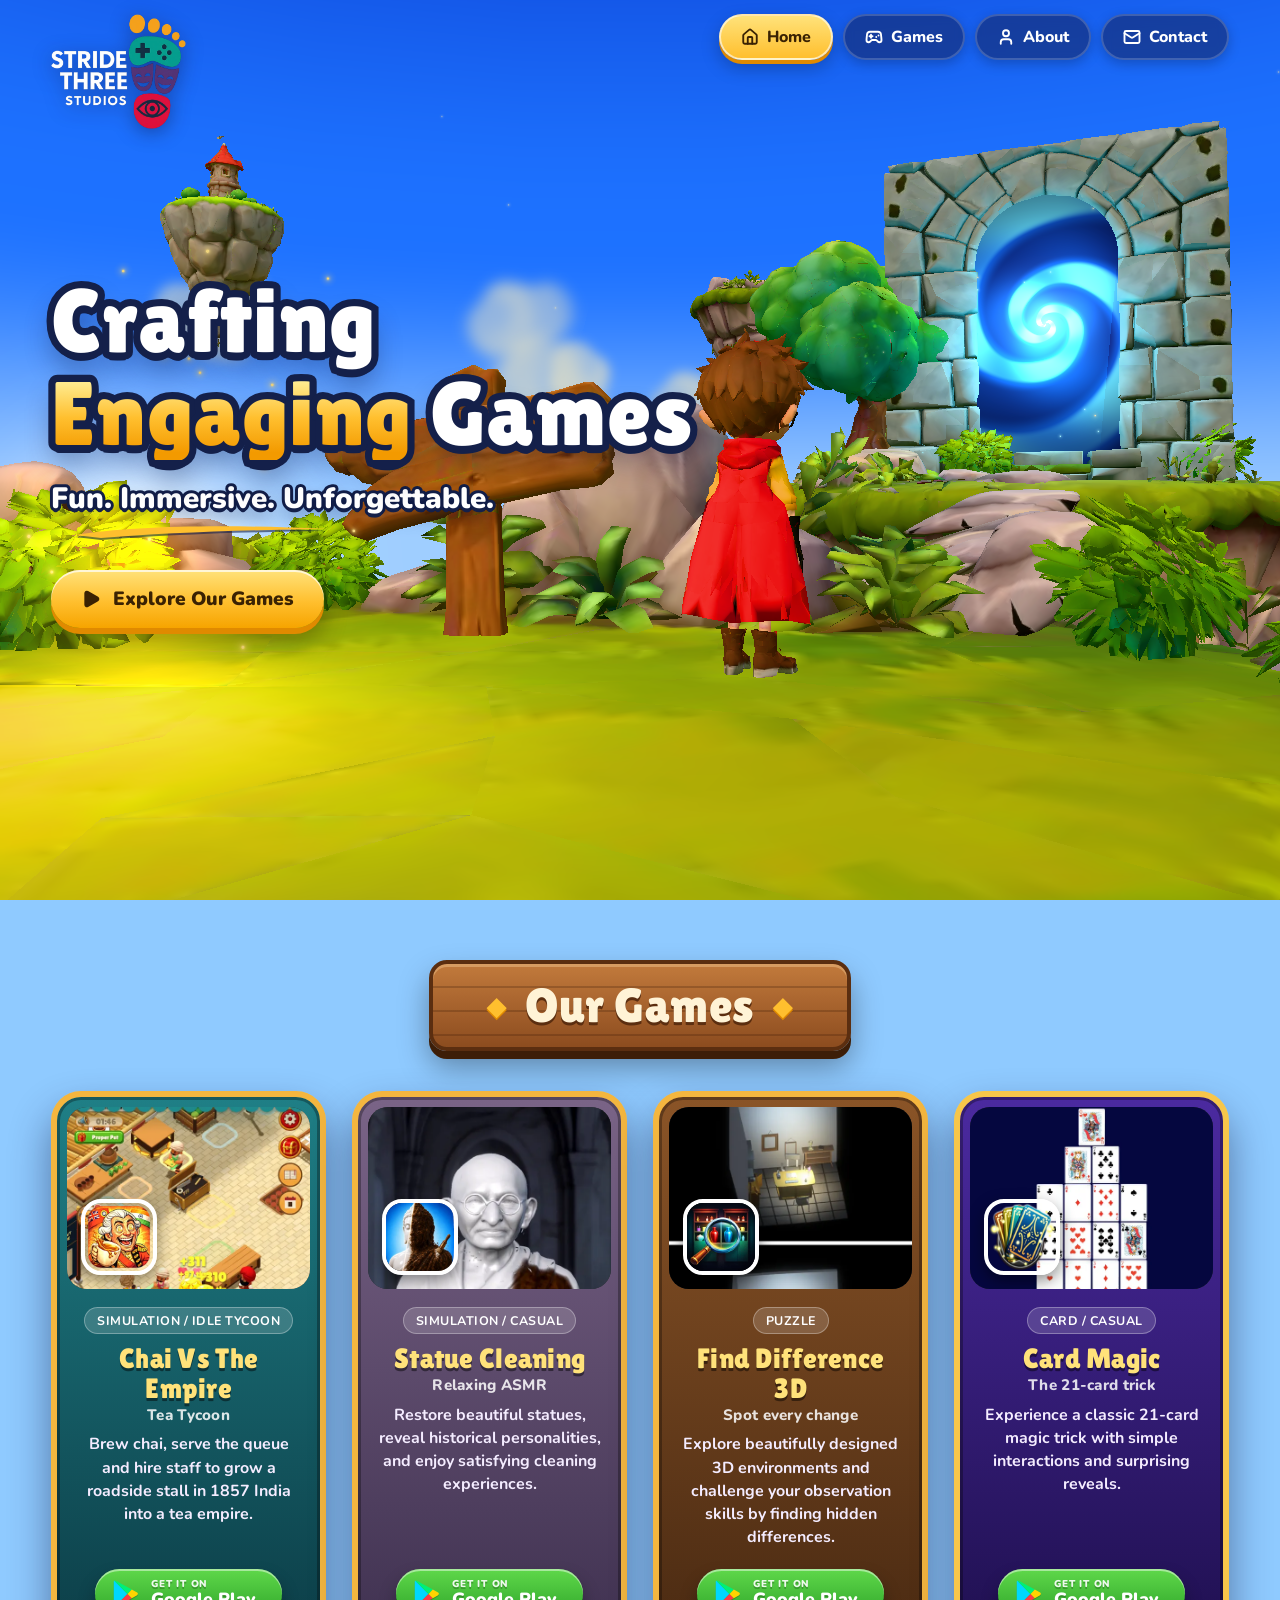
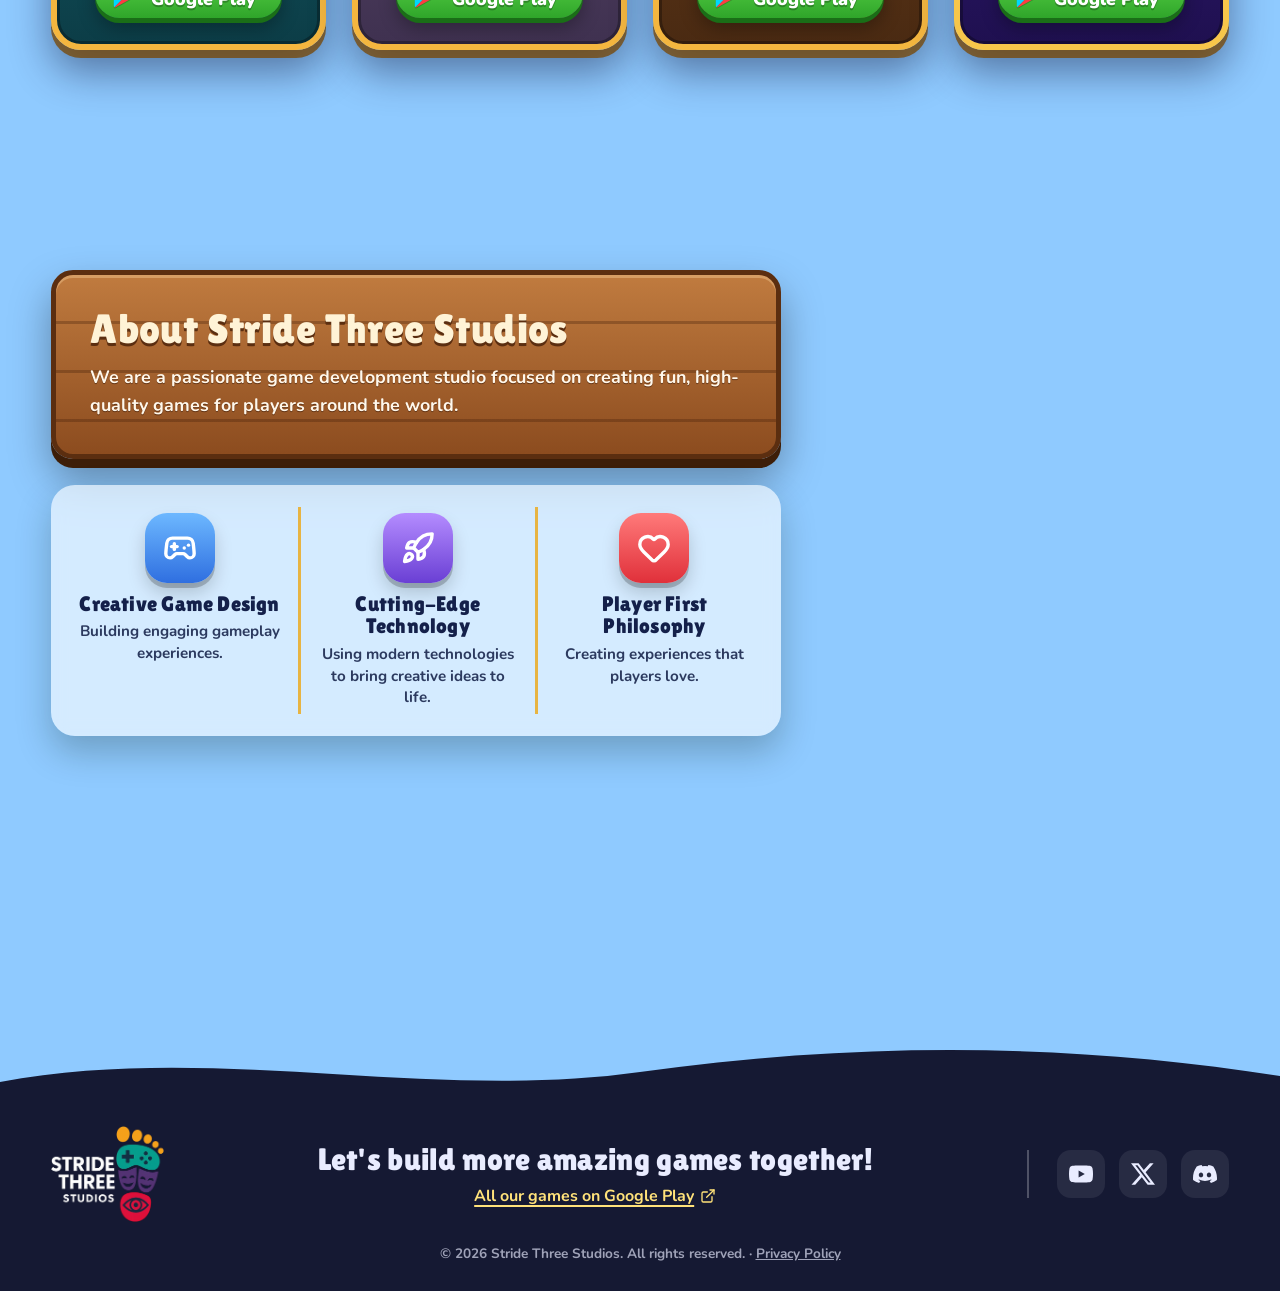
<file: index.html>
<!doctype html>
<html lang="en" class="is-loading">
  <head>
    <meta charset="UTF-8" />
    <meta name="viewport" content="width=device-width, initial-scale=1.0" />
    <title>Stride Three Studios | Crafting Engaging Games</title>
    <meta name="description" content="Stride Three Studios is an indie game development studio crafting fun, immersive and unforgettable mobile games, including Chai Vs The Empire, Statue Cleaning, Find Difference 3D and Card Magic." />
    <meta name="theme-color" content="#1b2a6b" />
    <meta name="google-site-verification" content="aaXg4fs1KAWnlV-3F3ByJpRAYSeyKfPHRW8dkEaIhqM" />
    <link rel="icon" type="image/png" href="/favicon.png" />
    <link rel="apple-touch-icon" href="/apple-touch-icon.png" />
    <meta property="og:type" content="website" />
    <meta property="og:site_name" content="Stride Three Studios" />
    <meta property="og:title" content="Stride Three Studios | Crafting Engaging Games" />
    <meta property="og:description" content="Fun. Immersive. Unforgettable. Explore the games of indie studio Stride Three Studios." />
    <meta property="og:image" content="/og-image.jpg" />
    <meta property="og:image:width" content="1200" />
    <meta property="og:image:height" content="630" />
    <meta name="twitter:card" content="summary_large_image" />
    <meta name="twitter:title" content="Stride Three Studios | Crafting Engaging Games" />
    <meta name="twitter:description" content="Fun. Immersive. Unforgettable. Explore the games of indie studio Stride Three Studios." />
    <meta name="twitter:image" content="/og-image.jpg" />
    <link rel="preconnect" href="https://fonts.googleapis.com" />
    <link rel="preconnect" href="https://fonts.gstatic.com" crossorigin />
    <link href="https://fonts.googleapis.com/css2?family=Lilita+One&family=Nunito:wght@600;700;800;900&display=swap" rel="stylesheet" />
    <!-- Start the hero world's files with the page instead of after the JS (three.js fetches them the same
         way, so these are reused, not downloaded twice). Keep in sync with src/loader.ts. -->
    <link rel="preload" href="/models/hero.gltf" as="fetch" type="model/gltf+json" crossorigin />
    <link rel="preload" href="/models/hero.bin" as="fetch" crossorigin />
    <link rel="preload" href="/models/tex/M_island_main.webp" as="fetch" crossorigin />
    <link rel="preload" href="/models/tex/M_adventurer.webp" as="fetch" crossorigin />
    <link rel="preload" href="/models/tex/M_kit_props.webp" as="fetch" crossorigin />
    <link rel="preload" href="/models/tex/M_portal.webp" as="fetch" crossorigin />
    <link rel="preload" href="/models/tex/M_tree.webp" as="fetch" crossorigin />
    <style>html.is-loading{overflow:hidden}.loader{z-index:100;text-align:center;color:#fff;background:radial-gradient(circle at 50% 35%,#3d8ff0,#1b3f9e 60%,#151933);place-content:center;justify-items:center;gap:18px;padding:24px;font:800 1rem/1.4 Nunito,system-ui,sans-serif;transition:opacity .6s,visibility .6s;display:grid;position:fixed;inset:0}.loader.is-done{opacity:0;visibility:hidden}.loader-logo{filter:drop-shadow(0 6px 14px #00000059);width:min(220px,50vw);height:auto;animation:2.4s ease-in-out infinite loader-bob}.loader-bar{background:#ffffff2e;border-radius:99px;width:min(320px,70vw);height:14px;overflow:hidden;box-shadow:inset 0 2px 4px #0000004d}.loader-fill{width:calc(var(--p,0) * 100%);border-radius:inherit;background:linear-gradient(#ffe27a,#ffbf2e 55%,#f6a400);height:100%;transition:width .4s}.loader-text{margin:0}.loader-skip{color:#fff;font:inherit;cursor:pointer;background:0 0;border:2px solid #ffffff73;border-radius:99px;padding:8px 18px}.loader-skip:hover{background:#ffffff1f}@keyframes loader-bob{50%{transform:translateY(-8px)}}@media (prefers-reduced-motion:reduce){.loader-logo{animation:none}.loader-fill{transition:none}}</style>
    <noscript><style>.loader{display:none}html.is-loading{overflow:auto}</style></noscript>
    <script>
      // Safety net: never keep visitors behind the loading screen for more than 30 s, even if a script fails.
      setTimeout(function () {
        var l = document.getElementById('loader'), r = document.getElementById('root');
        if (l) l.classList.add('is-done');
        if (r) r.removeAttribute('inert');
        document.documentElement.classList.remove('is-loading');
      }, 30000);
    </script>
    <script type="module" crossorigin src="/assets/main-D5nX0V4L.js"></script>
    <link rel="modulepreload" crossorigin href="/assets/global-DW2HCYTG.js">
    <link rel="stylesheet" crossorigin href="/assets/global-CrlguEd7.css">
  </head>
  <body>
    <div id="loader" class="loader" role="status" aria-live="polite">
      <img class="loader-logo" src="/assets/stride-three-logo-B1dKzVo0.webp" alt="Stride Three Studios" width="480" height="410" />
      <div class="loader-bar" aria-hidden="true"><div class="loader-fill"></div></div>
      <p class="loader-text">Entering our world… <span class="loader-pct">0%</span></p>
      <button class="loader-skip" type="button" hidden>Skip intro</button>
    </div>
    <div id="root"></div>
  </body>
</html>
</file>
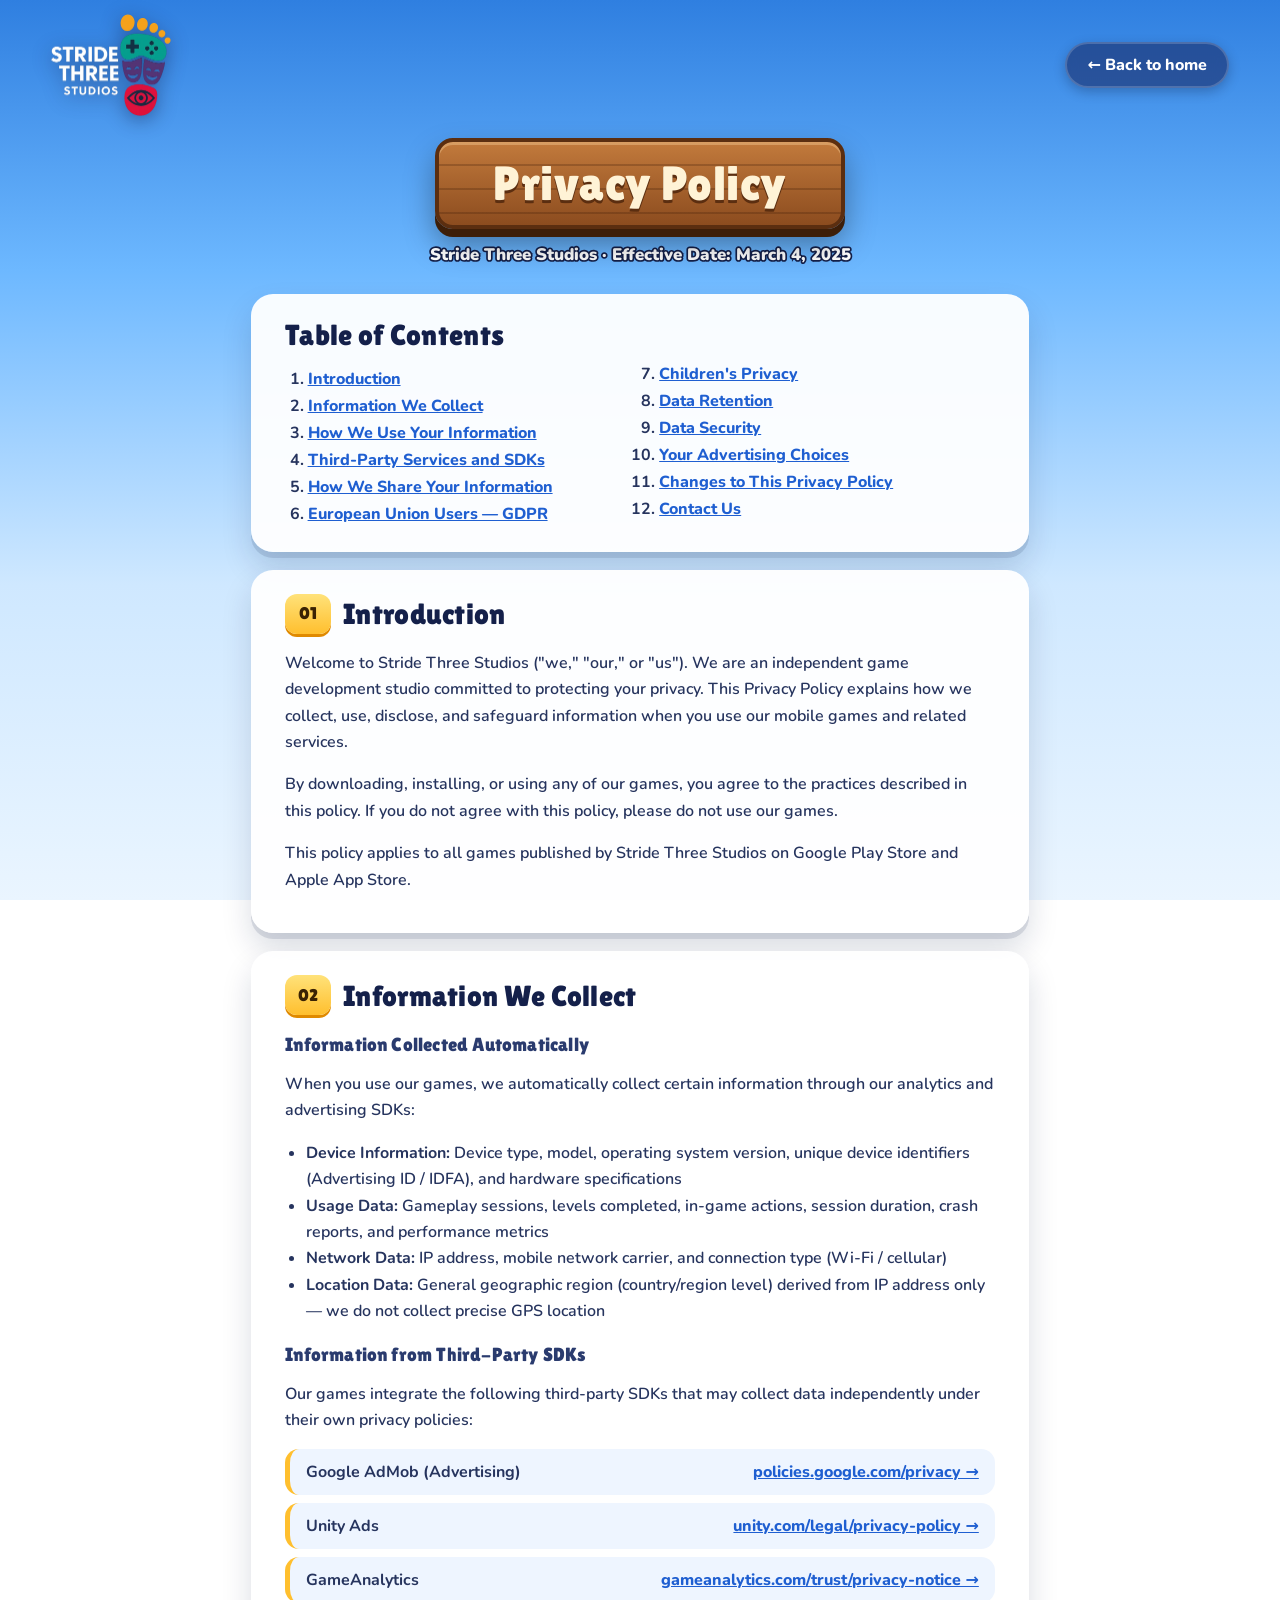
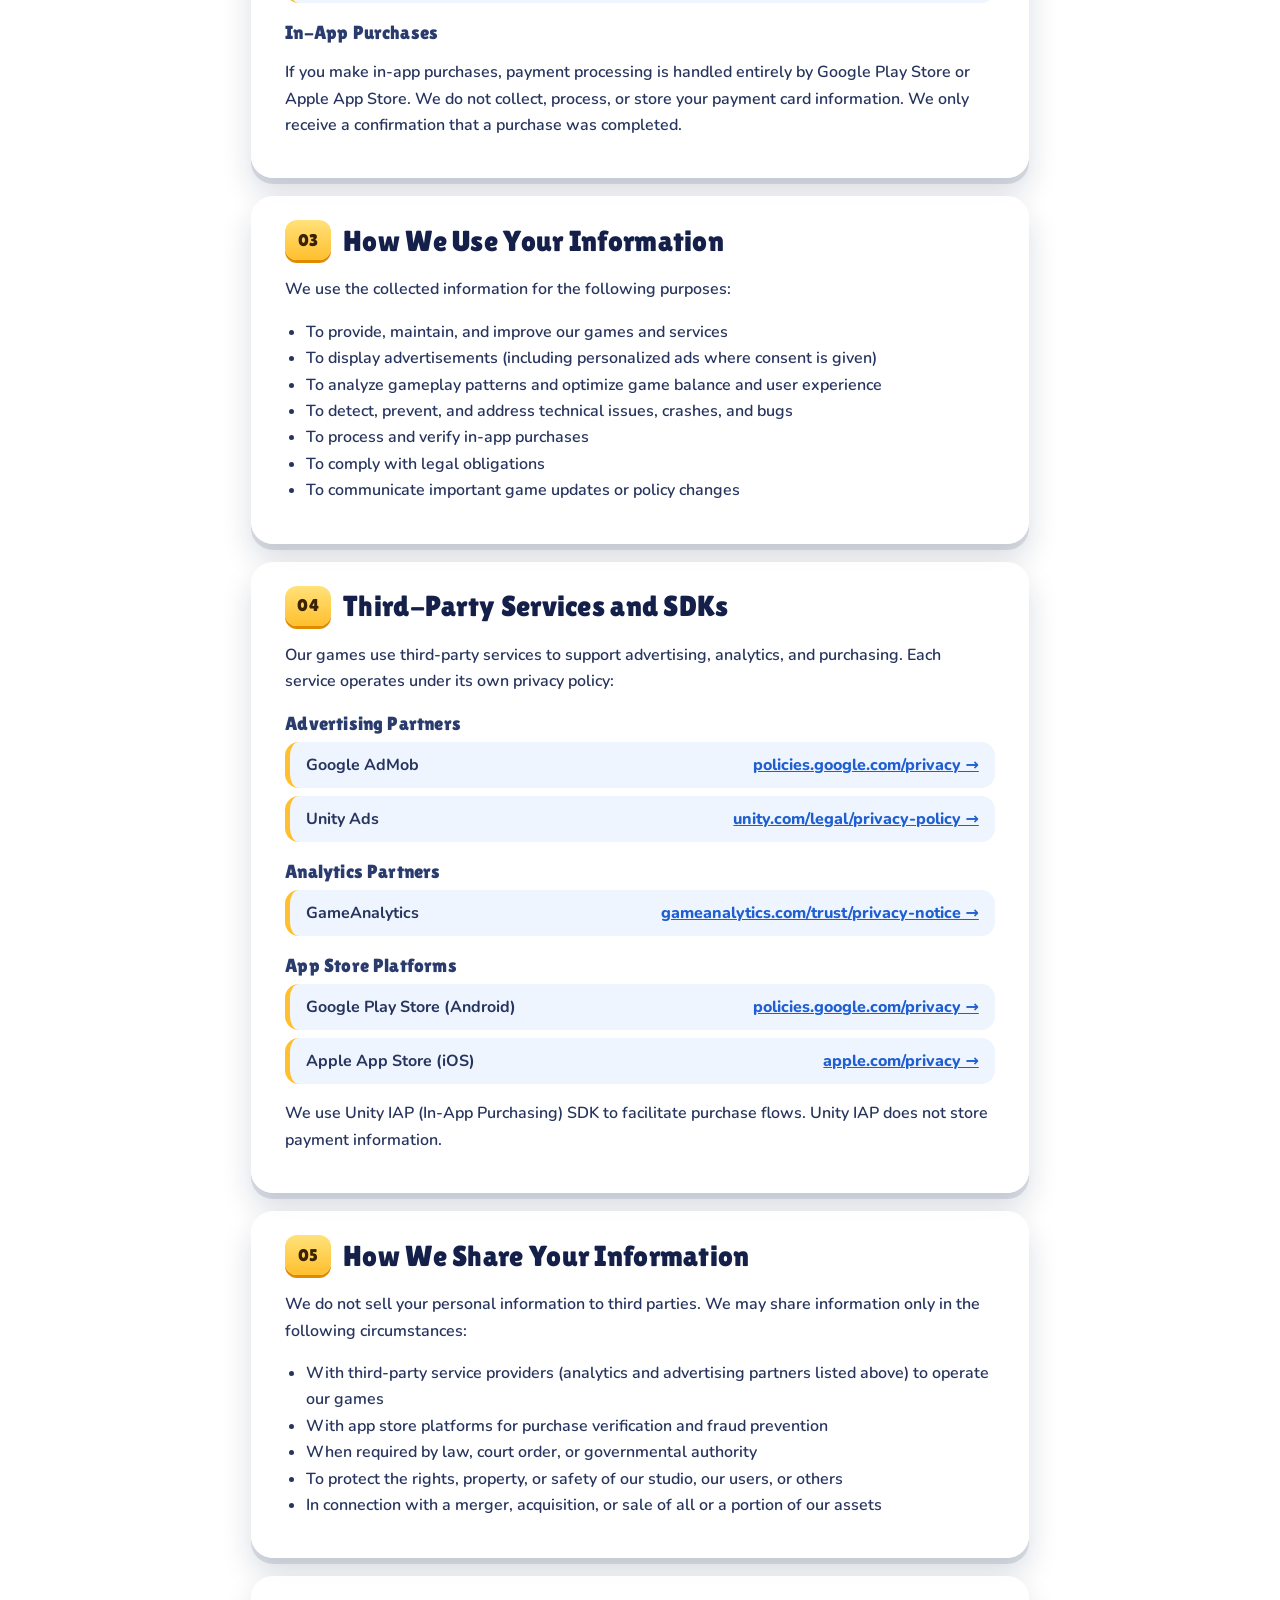
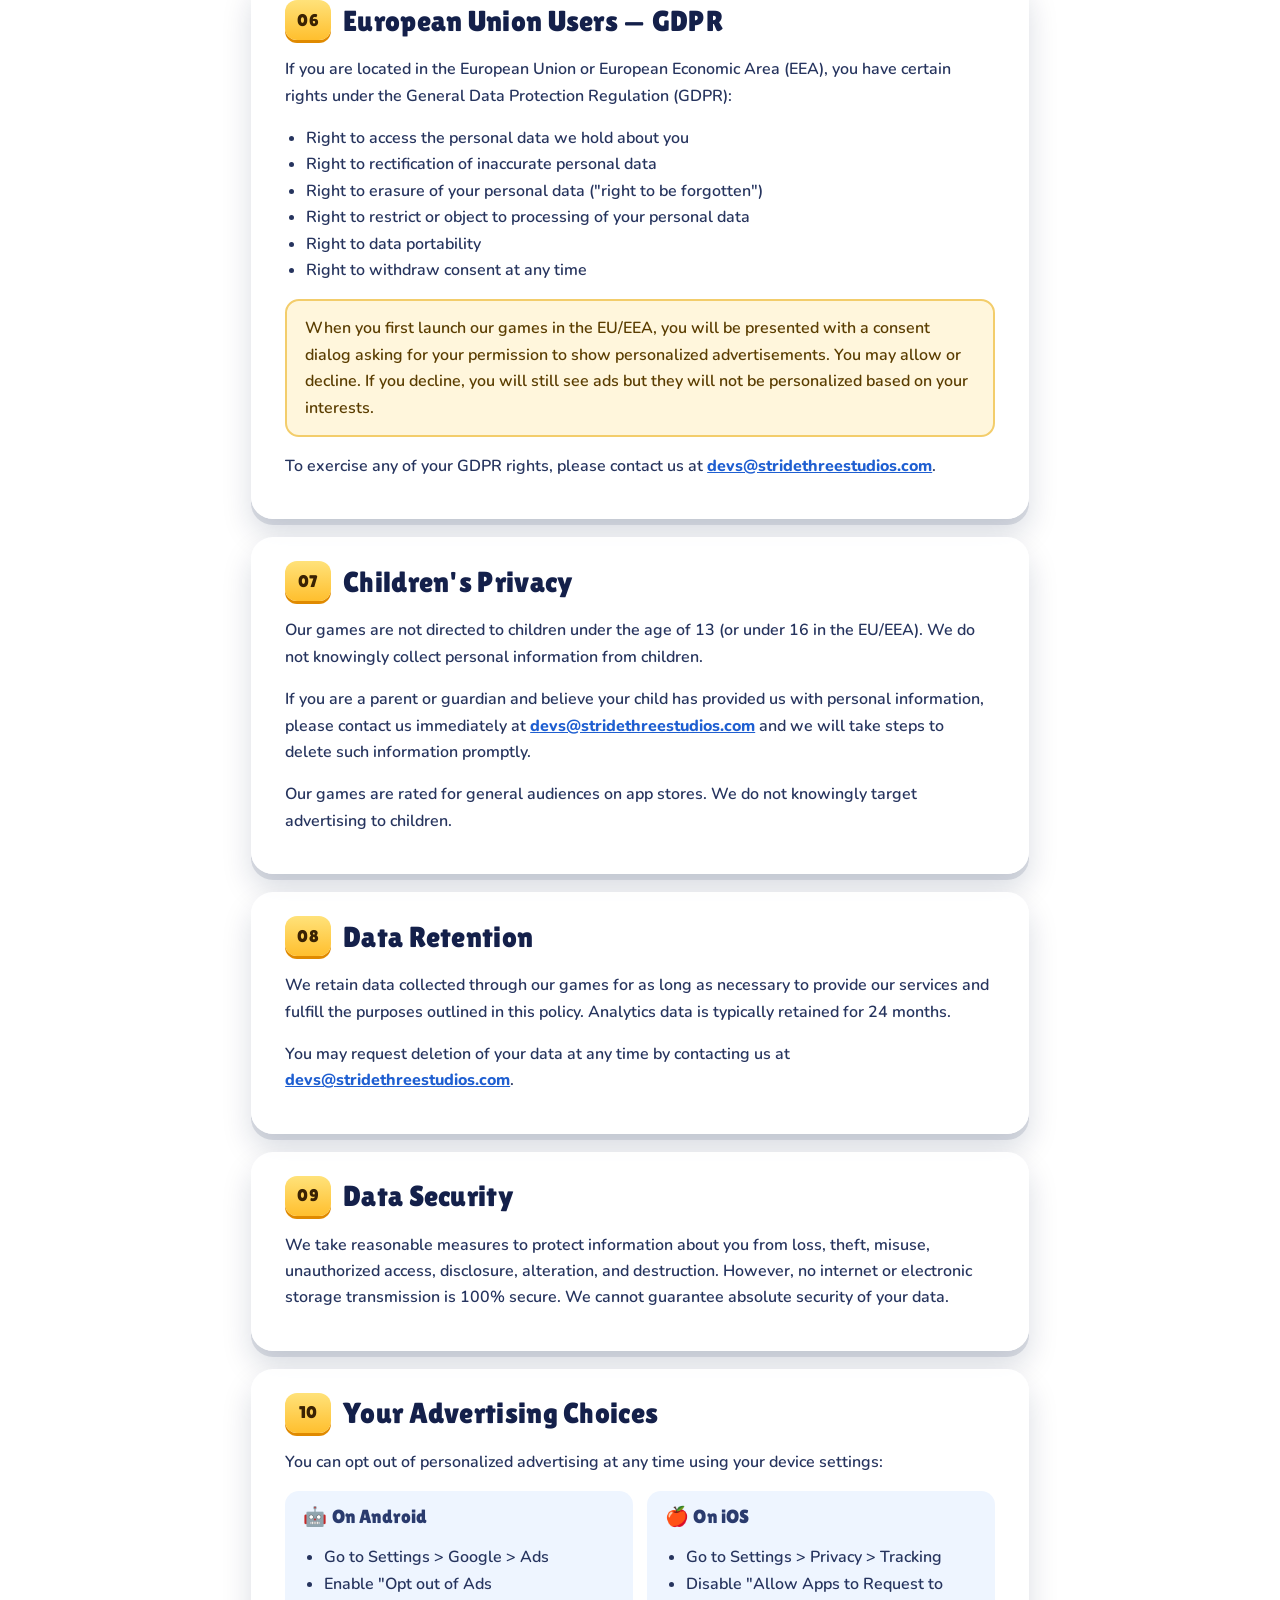
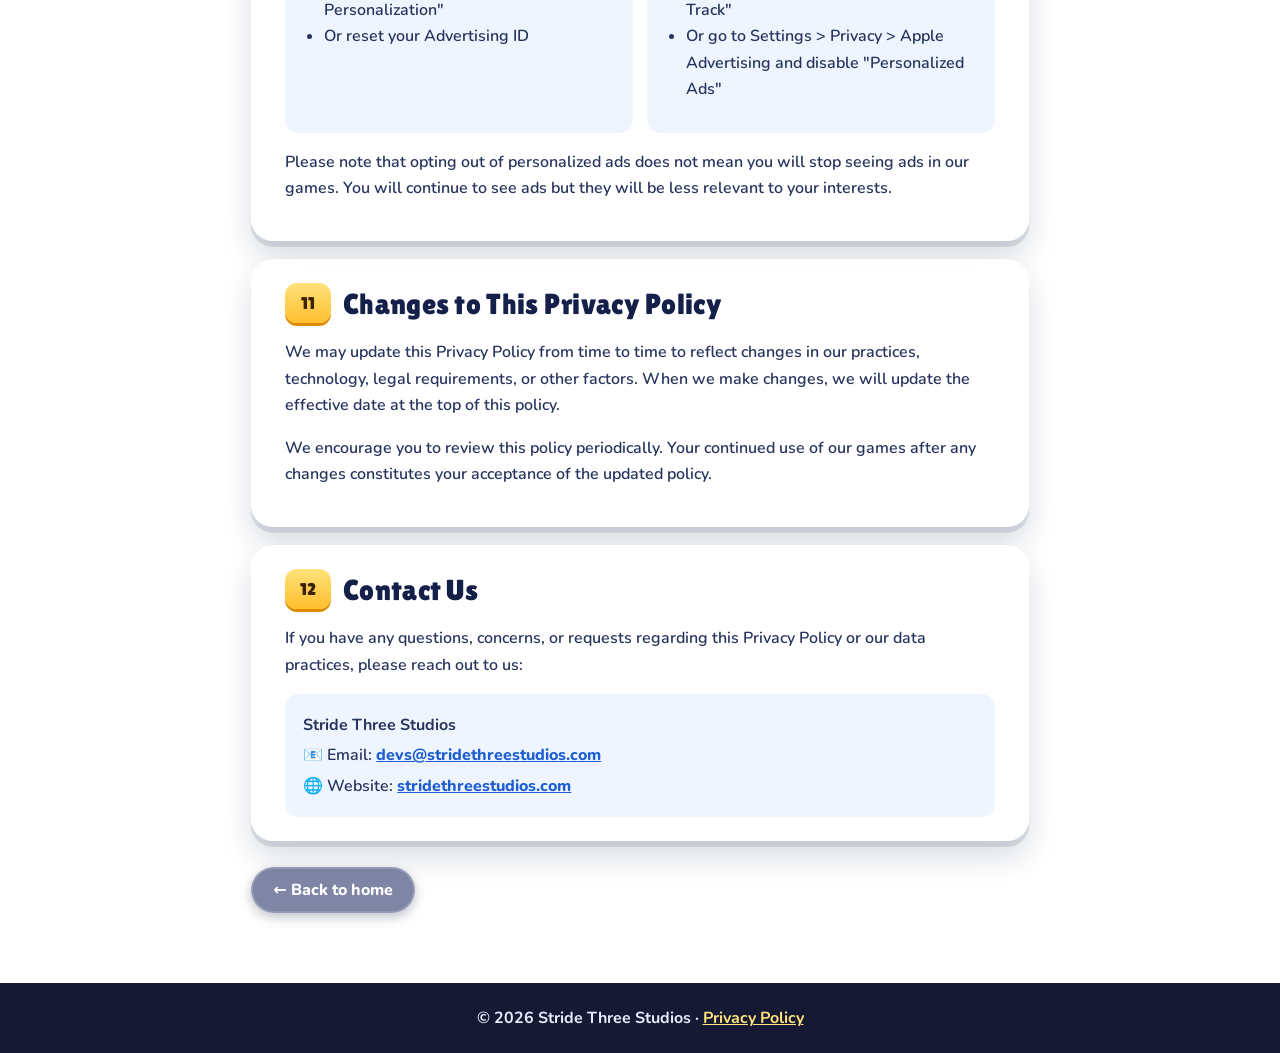
<file: privacy-policy.html>
<!doctype html>
<html lang="en">
  <head>
    <meta charset="UTF-8" />
    <meta name="viewport" content="width=device-width, initial-scale=1.0" />
    <title>Privacy Policy | Stride Three Studios</title>
    <meta name="description" content="How Stride Three Studios collects, uses and protects information in its mobile games." />
    <meta name="theme-color" content="#1b2a6b" />
    <link rel="canonical" href="https://stridethreestudios.com/privacy-policy.html" />
    <link rel="icon" type="image/png" href="/favicon.png" />
    <link rel="apple-touch-icon" href="/apple-touch-icon.png" />
    <link rel="preconnect" href="https://fonts.googleapis.com" />
    <link rel="preconnect" href="https://fonts.gstatic.com" crossorigin />
    <link href="https://fonts.googleapis.com/css2?family=Lilita+One&family=Nunito:wght@600;700;800;900&display=swap" rel="stylesheet" />
    <script type="module" crossorigin src="/assets/privacy-Bkg49gWG.js"></script>
    <link rel="modulepreload" crossorigin href="/assets/global-DW2HCYTG.js">
    <link rel="stylesheet" crossorigin href="/assets/global-CrlguEd7.css">
    <link rel="stylesheet" crossorigin href="/assets/privacy-FN6eDW3V.css">
  </head>
  <body class="legal-page">
    <header class="legal-header">
      <a href="/" class="brand" aria-label="Stride Three Studios home">
        <img src="/assets/stride-three-logo-B1dKzVo0.webp" alt="Stride Three Studios" width="480" height="410" />
      </a>
      <a href="/" class="pill">← Back to home</a>
    </header>

    <main class="legal">
      <div class="legal-hero">
        <h1 class="wood-banner">Privacy Policy</h1>
        <p class="legal-meta">Stride Three Studios · Effective Date: March 4, 2025</p>
      </div>

      <nav class="legal-toc" aria-labelledby="toc-title">
        <h2 id="toc-title">Table of Contents</h2>
        <ol>
          <li><a href="#s1">Introduction</a></li>
          <li><a href="#s2">Information We Collect</a></li>
          <li><a href="#s3">How We Use Your Information</a></li>
          <li><a href="#s4">Third-Party Services and SDKs</a></li>
          <li><a href="#s5">How We Share Your Information</a></li>
          <li><a href="#s6">European Union Users — GDPR</a></li>
          <li><a href="#s7">Children's Privacy</a></li>
          <li><a href="#s8">Data Retention</a></li>
          <li><a href="#s9">Data Security</a></li>
          <li><a href="#s10">Your Advertising Choices</a></li>
          <li><a href="#s11">Changes to This Privacy Policy</a></li>
          <li><a href="#s12">Contact Us</a></li>
        </ol>
      </nav>

      <section class="legal-card" id="s1">
        <h2><span class="num">01</span> Introduction</h2>
        <p>Welcome to Stride Three Studios ("we," "our," or "us"). We are an independent game development studio committed to protecting your privacy. This Privacy Policy explains how we collect, use, disclose, and safeguard information when you use our mobile games and related services.</p>
        <p>By downloading, installing, or using any of our games, you agree to the practices described in this policy. If you do not agree with this policy, please do not use our games.</p>
        <p>This policy applies to all games published by Stride Three Studios on Google Play Store and Apple App Store.</p>
      </section>

      <section class="legal-card" id="s2">
        <h2><span class="num">02</span> Information We Collect</h2>
        <h3>Information Collected Automatically</h3>
        <p>When you use our games, we automatically collect certain information through our analytics and advertising SDKs:</p>
        <ul>
          <li><strong>Device Information:</strong> Device type, model, operating system version, unique device identifiers (Advertising ID / IDFA), and hardware specifications</li>
          <li><strong>Usage Data:</strong> Gameplay sessions, levels completed, in-game actions, session duration, crash reports, and performance metrics</li>
          <li><strong>Network Data:</strong> IP address, mobile network carrier, and connection type (Wi-Fi / cellular)</li>
          <li><strong>Location Data:</strong> General geographic region (country/region level) derived from IP address only — we do not collect precise GPS location</li>
        </ul>
        <h3>Information from Third-Party SDKs</h3>
        <p>Our games integrate the following third-party SDKs that may collect data independently under their own privacy policies:</p>
        <div class="sdk"><strong>Google AdMob (Advertising)</strong> <a href="https://policies.google.com/privacy" target="_blank" rel="noreferrer">policies.google.com/privacy →</a></div>
        <div class="sdk"><strong>Unity Ads</strong> <a href="https://unity.com/legal/privacy-policy" target="_blank" rel="noreferrer">unity.com/legal/privacy-policy →</a></div>
        <div class="sdk"><strong>GameAnalytics</strong> <a href="https://www.gameanalytics.com/trust/privacy-notice" target="_blank" rel="noreferrer">gameanalytics.com/trust/privacy-notice →</a></div>
        <h3>In-App Purchases</h3>
        <p>If you make in-app purchases, payment processing is handled entirely by Google Play Store or Apple App Store. We do not collect, process, or store your payment card information. We only receive a confirmation that a purchase was completed.</p>
      </section>

      <section class="legal-card" id="s3">
        <h2><span class="num">03</span> How We Use Your Information</h2>
        <p>We use the collected information for the following purposes:</p>
        <ul>
          <li>To provide, maintain, and improve our games and services</li>
          <li>To display advertisements (including personalized ads where consent is given)</li>
          <li>To analyze gameplay patterns and optimize game balance and user experience</li>
          <li>To detect, prevent, and address technical issues, crashes, and bugs</li>
          <li>To process and verify in-app purchases</li>
          <li>To comply with legal obligations</li>
          <li>To communicate important game updates or policy changes</li>
        </ul>
      </section>

      <section class="legal-card" id="s4">
        <h2><span class="num">04</span> Third-Party Services and SDKs</h2>
        <p>Our games use third-party services to support advertising, analytics, and purchasing. Each service operates under its own privacy policy:</p>
        <h3>Advertising Partners</h3>
        <div class="sdk"><strong>Google AdMob</strong> <a href="https://policies.google.com/privacy" target="_blank" rel="noreferrer">policies.google.com/privacy →</a></div>
        <div class="sdk"><strong>Unity Ads</strong> <a href="https://unity.com/legal/privacy-policy" target="_blank" rel="noreferrer">unity.com/legal/privacy-policy →</a></div>
        <h3>Analytics Partners</h3>
        <div class="sdk"><strong>GameAnalytics</strong> <a href="https://www.gameanalytics.com/trust/privacy-notice" target="_blank" rel="noreferrer">gameanalytics.com/trust/privacy-notice →</a></div>
        <h3>App Store Platforms</h3>
        <div class="sdk"><strong>Google Play Store (Android)</strong> <a href="https://policies.google.com/privacy" target="_blank" rel="noreferrer">policies.google.com/privacy →</a></div>
        <div class="sdk"><strong>Apple App Store (iOS)</strong> <a href="https://www.apple.com/privacy" target="_blank" rel="noreferrer">apple.com/privacy →</a></div>
        <p>We use Unity IAP (In-App Purchasing) SDK to facilitate purchase flows. Unity IAP does not store payment information.</p>
      </section>

      <section class="legal-card" id="s5">
        <h2><span class="num">05</span> How We Share Your Information</h2>
        <p>We do not sell your personal information to third parties. We may share information only in the following circumstances:</p>
        <ul>
          <li>With third-party service providers (analytics and advertising partners listed above) to operate our games</li>
          <li>With app store platforms for purchase verification and fraud prevention</li>
          <li>When required by law, court order, or governmental authority</li>
          <li>To protect the rights, property, or safety of our studio, our users, or others</li>
          <li>In connection with a merger, acquisition, or sale of all or a portion of our assets</li>
        </ul>
      </section>

      <section class="legal-card" id="s6">
        <h2><span class="num">06</span> European Union Users — GDPR</h2>
        <p>If you are located in the European Union or European Economic Area (EEA), you have certain rights under the General Data Protection Regulation (GDPR):</p>
        <ul>
          <li>Right to access the personal data we hold about you</li>
          <li>Right to rectification of inaccurate personal data</li>
          <li>Right to erasure of your personal data ("right to be forgotten")</li>
          <li>Right to restrict or object to processing of your personal data</li>
          <li>Right to data portability</li>
          <li>Right to withdraw consent at any time</li>
        </ul>
        <p class="note">When you first launch our games in the EU/EEA, you will be presented with a consent dialog asking for your permission to show personalized advertisements. You may allow or decline. If you decline, you will still see ads but they will not be personalized based on your interests.</p>
        <p>To exercise any of your GDPR rights, please contact us at <a href="mailto:devs@stridethreestudios.com">devs@stridethreestudios.com</a>.</p>
      </section>

      <section class="legal-card" id="s7">
        <h2><span class="num">07</span> Children's Privacy</h2>
        <p>Our games are not directed to children under the age of 13 (or under 16 in the EU/EEA). We do not knowingly collect personal information from children.</p>
        <p>If you are a parent or guardian and believe your child has provided us with personal information, please contact us immediately at <a href="mailto:devs@stridethreestudios.com">devs@stridethreestudios.com</a> and we will take steps to delete such information promptly.</p>
        <p>Our games are rated for general audiences on app stores. We do not knowingly target advertising to children.</p>
      </section>

      <section class="legal-card" id="s8">
        <h2><span class="num">08</span> Data Retention</h2>
        <p>We retain data collected through our games for as long as necessary to provide our services and fulfill the purposes outlined in this policy. Analytics data is typically retained for 24 months.</p>
        <p>You may request deletion of your data at any time by contacting us at <a href="mailto:devs@stridethreestudios.com">devs@stridethreestudios.com</a>.</p>
      </section>

      <section class="legal-card" id="s9">
        <h2><span class="num">09</span> Data Security</h2>
        <p>We take reasonable measures to protect information about you from loss, theft, misuse, unauthorized access, disclosure, alteration, and destruction. However, no internet or electronic storage transmission is 100% secure. We cannot guarantee absolute security of your data.</p>
      </section>

      <section class="legal-card" id="s10">
        <h2><span class="num">10</span> Your Advertising Choices</h2>
        <p>You can opt out of personalized advertising at any time using your device settings:</p>
        <div class="steps">
          <div>
            <h3><span aria-hidden="true">🤖</span> On Android</h3>
            <ul>
              <li>Go to Settings &gt; Google &gt; Ads</li>
              <li>Enable "Opt out of Ads Personalization"</li>
              <li>Or reset your Advertising ID</li>
            </ul>
          </div>
          <div>
            <h3><span aria-hidden="true">🍎</span> On iOS</h3>
            <ul>
              <li>Go to Settings &gt; Privacy &gt; Tracking</li>
              <li>Disable "Allow Apps to Request to Track"</li>
              <li>Or go to Settings &gt; Privacy &gt; Apple Advertising and disable "Personalized Ads"</li>
            </ul>
          </div>
        </div>
        <p>Please note that opting out of personalized ads does not mean you will stop seeing ads in our games. You will continue to see ads but they will be less relevant to your interests.</p>
      </section>

      <section class="legal-card" id="s11">
        <h2><span class="num">11</span> Changes to This Privacy Policy</h2>
        <p>We may update this Privacy Policy from time to time to reflect changes in our practices, technology, legal requirements, or other factors. When we make changes, we will update the effective date at the top of this policy.</p>
        <p>We encourage you to review this policy periodically. Your continued use of our games after any changes constitutes your acceptance of the updated policy.</p>
      </section>

      <section class="legal-card" id="s12">
        <h2><span class="num">12</span> Contact Us</h2>
        <p>If you have any questions, concerns, or requests regarding this Privacy Policy or our data practices, please reach out to us:</p>
        <div class="contact">
          <p><strong>Stride Three Studios</strong></p>
          <p><span aria-hidden="true">📧</span> Email: <a href="mailto:devs@stridethreestudios.com">devs@stridethreestudios.com</a></p>
          <p><span aria-hidden="true">🌐</span> Website: <a href="https://stridethreestudios.com">stridethreestudios.com</a></p>
        </div>
      </section>

      <a href="/" class="pill legal-back">← Back to home</a>
    </main>

    <footer class="legal-footer">
      <p>© <span data-year>2026</span> Stride Three Studios · <a href="/privacy-policy.html" aria-current="page">Privacy Policy</a></p>
    </footer>
  </body>
</html>
</file>
<file: assets/global-CrlguEd7.css>
:root{--gold-1:#ffe27a;--gold-2:#ffbf2e;--gold-3:#e08a00;--gold-ink:#3a2203;--navy:#182457;--navy-deep:#151933;--ink:#14204a;--wood-1:#b06a32;--wood-2:#8c4c1f;--wood-3:#5b2e10;--green-1:#5fd84a;--green-2:#2fa52a;--green-3:#1a6e17;--white:#fff;--display:"Lilita One", "Trebuchet MS", system-ui, sans-serif;--body:"Nunito", system-ui, -apple-system, "Segoe UI", sans-serif;--gutter:clamp(16px, 4vw, 64px);--header-h:96px;--lightningcss-light:initial;--lightningcss-dark: ;color-scheme:light}*,:before,:after{box-sizing:border-box}html{scroll-padding-top:var(--header-h);-webkit-text-size-adjust:100%}@media (prefers-reduced-motion:no-preference){html{scroll-behavior:smooth}}body{font-family:var(--body);color:var(--white);background:#8fcaff;margin:0;font-weight:700;overflow-x:hidden}img,svg{max-width:100%;display:block}h1,h2,h3{font-family:var(--display);letter-spacing:.01em;margin:0;font-weight:400}a{color:inherit}:focus-visible{outline:3px solid var(--white);outline-offset:3px;box-shadow:0 0 0 6px #14204ab3}.skip-link{z-index:50;background:var(--gold-2);color:var(--gold-ink);border-radius:999px;padding:10px 16px;font-weight:900;text-decoration:none;position:absolute;top:-60px;left:12px}.skip-link:focus{top:12px}.backdrop{z-index:0;pointer-events:none;position:fixed;inset:0;overflow:hidden}.backdrop-fallback{object-fit:cover;object-position:62% 50%;width:100%;height:100%;transition:opacity 1.2s;position:absolute;inset:0}.scene-canvas{opacity:0;transition:opacity 1.2s;inset:0;position:absolute!important}.backdrop.is-ready .scene-canvas{opacity:1}main,.site-header,.site-footer{z-index:1;position:relative}.btn{cursor:pointer;font-family:var(--body);-webkit-tap-highlight-color:transparent;border:0;border-radius:999px;align-items:center;gap:12px;font-weight:900;text-decoration:none;transition:transform .15s,box-shadow .15s,filter .15s;display:inline-flex}.btn:hover{filter:brightness(1.06);transform:translateY(-2px)}.btn:active{transform:translateY(3px)}.btn-gold{color:var(--gold-ink);background:linear-gradient(180deg, var(--gold-1), var(--gold-2) 55%, #f6a400);box-shadow:0 6px 0 var(--gold-3), 0 14px 24px #0000004d, inset 0 2px 0 #ffffffb3;padding:16px 30px;font-size:1.2rem}.btn-gold:active{box-shadow:0 2px 0 var(--gold-3), 0 6px 12px #0000004d, inset 0 2px 0 #ffffffb3}.btn-play{color:var(--white);background:linear-gradient(180deg, var(--green-1), var(--green-2));box-shadow:0 5px 0 var(--green-3), 0 10px 18px #0000004d, inset 0 2px 0 #ffffff73;text-shadow:0 2px #00000040;text-align:left;padding:10px 26px 10px 18px;font-size:1.1rem;line-height:1.05}.btn-play:active{box-shadow:0 1px 0 var(--green-3), 0 4px 10px #0000004d}.btn-play small{letter-spacing:.08em;opacity:.9;font-size:.62rem;display:block}.play-logo{filter:drop-shadow(0 1px #0003);width:26px;height:28px}.round-btn{border:4px solid var(--wood-3);width:56px;height:56px;color:var(--gold-1);cursor:pointer;background:radial-gradient(circle at 35% 30%, #d68a46, var(--wood-2) 60%, var(--wood-3));border-radius:50%;place-items:center;transition:transform .15s,opacity .2s;display:grid;box-shadow:0 5px #3d1e08,0 10px 18px #00000059}.round-btn:active{transform:translateY(3px)}.round-btn:disabled{opacity:.4;cursor:default}.site-header{z-index:20;padding:14px var(--gutter);justify-content:space-between;align-items:flex-start;transition:background .3s,box-shadow .3s,padding .3s;display:flex;position:fixed;inset:0 0 auto}.site-header.is-scrolled{-webkit-backdrop-filter:blur(10px);backdrop-filter:blur(10px);background:linear-gradient(#152052c7,#1520528c);padding-block:8px;box-shadow:0 6px 24px #080e2840}.brand img{filter:drop-shadow(0 4px 10px #0a143c73);width:auto;height:clamp(72px,9vw,124px);transition:height .3s}.is-scrolled .brand img{height:clamp(58px,6vw,80px)}.nav ul{gap:10px;margin:0;padding:0;list-style:none;display:flex}.pill{-webkit-backdrop-filter:blur(6px);backdrop-filter:blur(6px);background:#14225c8c;border:2px solid #ffffff2e;border-radius:999px;align-items:center;gap:8px;padding:10px 20px;font-weight:800;text-decoration:none;transition:background .2s,transform .15s,color .2s;display:inline-flex;box-shadow:0 4px 12px #050c2840}.pill:hover{background:#1e3282bf;transform:translateY(-2px)}.pill.is-active{color:var(--gold-ink);background:linear-gradient(180deg, var(--gold-1), var(--gold-2));box-shadow:0 4px 0 var(--gold-3), 0 8px 18px #00000040;border-color:#fff9}.nav-toggle{display:none}.hero{min-height:100svh;padding:calc(var(--header-h) + 40px) var(--gutter) 80px;align-items:center;display:flex}.hero-copy{max-width:min(780px,100%);margin-top:-6vh}.hero-title{color:var(--white);isolation:isolate;font-size:clamp(2.6rem,7vw,5.6rem);line-height:1.04}.hero-title [data-text]{display:inline-block;position:relative}.hero-title [data-text]:before{content:attr(data-text);content:attr(data-text) / "";z-index:-1;color:var(--ink);-webkit-text-fill-color:var(--ink);-webkit-text-stroke:.16em var(--ink);text-shadow:0 .09em 0 var(--ink), 0 .18em .32em #0a143c73;position:absolute;inset:0}.hero-title .accent{color:var(--gold-2);background:linear-gradient(180deg, #fff09a 12%, var(--gold-2) 55%, #f39a00 92%);-webkit-text-fill-color:transparent;-webkit-background-clip:text;background-clip:text}.hero-sub{-webkit-text-stroke:.2em var(--ink);paint-order:stroke fill;text-shadow:0 .12em 0 var(--ink), 0 .3em .6em #0a143c73;margin:18px 0 4px;font-size:clamp(1.25rem,2.3vw,2rem);font-weight:900}.brush{width:min(300px,70%);height:18px;color:var(--gold-2);filter:drop-shadow(0 2px #14204a99);margin-bottom:30px}.games{min-height:100svh;padding:60px var(--gutter) 80px;flex-direction:column;align-items:center;display:flex}.wood-banner{color:#fff3d6;text-shadow:0 3px 0 var(--wood-3);border:4px solid var(--wood-3);background:repeating-linear-gradient(180deg, transparent 0 22px, #3c190540 22px 24px), linear-gradient(180deg, #c27a3c, var(--wood-2));border-radius:18px;align-items:center;gap:18px;margin-bottom:40px;padding:14px 54px;font-size:clamp(2rem,4vw,3rem);display:inline-flex;position:relative;box-shadow:inset 0 3px #ffdcaa59,0 8px #3d1e08,0 16px 30px #00000059}.wood-banner span{color:var(--gold-2);text-shadow:0 2px 0 var(--gold-3);font-size:.55em}.carousel{align-items:center;gap:16px;width:100%;max-width:1360px;display:flex;position:relative}.cards{perspective:1000px;flex:1;grid-template-columns:repeat(4,minmax(0,1fr));gap:clamp(18px,2vw,30px);display:grid}@media (width>=1024px) and (width<=1279px){.cards{grid-template-columns:repeat(2,minmax(0,360px));justify-content:center}}.carousel .round-btn,.dots{display:none}.game-card{--frame:#f4b63f;--bg-1:#6a4e3a;--bg-2:#3a2a22;border:6px solid var(--frame);background:linear-gradient(180deg, var(--bg-1), var(--bg-2));transform-style:preserve-3d;will-change:transform;border-radius:30px;flex-direction:column;display:flex;overflow:hidden;box-shadow:inset 0 0 0 3px #0000004d,0 8px #784600bf,0 22px 40px #0a103273}.game-card.theme-marble{--bg-1:#7a6487;--bg-2:#3f3150}.game-card.theme-wood{--bg-1:#8a5427;--bg-2:#4a2a12}.game-card.theme-magic{--frame:#f7c64a;--bg-1:#4b2aa0;--bg-2:#1f1050}.game-card.theme-chai{--bg-1:#1f7f86;--bg-2:#0c3d47}.card-art{aspect-ratio:4/3;background:#111;border-radius:20px;margin:10px 10px 0;position:relative;overflow:hidden;box-shadow:inset 0 0 0 2px #ffffff26}.card-art>img:first-child{object-fit:cover;object-position:center 32%;width:100%;height:100%}.card-icon{border:4px solid var(--white);border-radius:20px;width:76px;height:76px;position:absolute;bottom:14px;left:14px;box-shadow:0 6px 16px #00000073}.card-body{text-align:center;flex-direction:column;flex:1;align-items:center;gap:10px;padding:18px 20px 26px;display:flex}.card-chip{letter-spacing:.04em;text-transform:uppercase;background:#ffffff29;border:1px solid #ffffff4d;border-radius:999px;padding:4px 12px;font-size:.78rem}.card-title{color:var(--gold-1);text-shadow:0 3px #00000073;font-size:clamp(1.6rem,2.2vw,2.1rem);line-height:1.05}.card-title small{font-family:var(--body);color:#fff;opacity:.85;text-shadow:none;margin-top:4px;font-size:.95rem;font-weight:800;display:block}.card-desc{color:#f4ecff;flex:1;margin:0 0 10px;font-weight:700;line-height:1.45}.dots{gap:12px;margin-top:24px}.dot{cursor:pointer;background:#fff6;border:2px solid #fffc;border-radius:50%;width:16px;height:16px;padding:0}.dot.is-active{background:var(--gold-2);border-color:var(--gold-1);box-shadow:0 0 0 3px #ffbf2e59}.about{min-height:100svh;padding:70px var(--gutter) 140px}.about-content{gap:26px;max-width:min(780px,62%);display:grid}.wood-panel{border:5px solid var(--wood-3);background:repeating-linear-gradient(180deg, transparent 0 46px, #3c19054d 46px 49px), linear-gradient(180deg, #c07b3f, var(--wood-2));border-radius:22px;padding:30px 34px 34px;box-shadow:inset 0 3px #ffdcaa59,0 9px #3d1e08,0 20px 40px #00000059}.wood-panel h2{color:#fff3d6;text-shadow:0 3px 0 var(--wood-3);margin-bottom:12px;font-size:clamp(1.8rem,3.2vw,2.6rem)}.wood-panel p{color:#fff8ec;text-shadow:0 1px #3c190599;margin:0;font-size:1.12rem;line-height:1.55}.values{-webkit-backdrop-filter:blur(8px);backdrop-filter:blur(8px);background:#ffffff9e;border-radius:24px;grid-template-columns:repeat(3,minmax(0,1fr));margin:0;padding:22px 10px;list-style:none;display:grid;box-shadow:0 16px 34px #0a1e1440}.value{text-align:center;color:var(--ink);padding:6px 18px}.value+.value{border-left:3px solid #e7b443}.value-icon{width:70px;height:70px;color:var(--white);border-radius:22px;place-items:center;margin-bottom:10px;display:inline-grid;box-shadow:0 5px #0003,0 10px 18px #0000002e}.tone-blue .value-icon{background:linear-gradient(#6db8ff,#2f6fe0)}.tone-violet .value-icon{background:linear-gradient(#b48cff,#6a3fd4)}.tone-red .value-icon{background:linear-gradient(#ff7a7a,#e0303a)}.value h3{margin-bottom:6px;font-size:1.3rem;line-height:1.1}.value p{color:#2c3a5f;margin:0;font-size:.95rem;line-height:1.4}.site-footer{color:#e9ecff;background:var(--navy-deep);padding:0 var(--gutter) 28px}.footer-wave{width:100%;height:60px;color:var(--navy-deep);position:absolute;top:-58px;left:0}.footer-inner{flex-wrap:wrap;justify-content:space-between;align-items:center;gap:28px;max-width:1300px;margin:0 auto;padding-top:26px;display:flex}.footer-logo{width:auto;height:96px}.footer-cta{text-align:center;flex:1;min-width:240px}.footer-cta h2{margin-bottom:8px;font-size:clamp(1.4rem,2.4vw,2rem)}.text-link{color:var(--gold-1);text-underline-offset:4px;align-items:center;gap:6px;text-decoration-thickness:2px;display:inline-flex}.socials{border-left:2px solid #ffffff40;gap:14px;margin:0;padding:0 0 0 28px;list-style:none;display:flex}.socials a{background:#ffffff14;border-radius:14px;place-items:center;width:48px;height:48px;transition:background .2s,transform .15s;display:grid}.socials a:hover{background:#ffffff2e;transform:translateY(-2px)}.socials svg{width:24px;height:24px}.copyright{text-align:center;opacity:.65;margin:22px 0 0;font-size:.85rem}@media (width<=1023px){.carousel .round-btn{flex:none;display:grid}.dots{display:flex}.cards{scroll-snap-type:x mandatory;scrollbar-width:none;perspective:none;padding:12px 4px 26px;display:flex;overflow-x:auto}.cards::-webkit-scrollbar{display:none}.game-card{scroll-snap-align:center;flex:0 0 min(360px,78vw)}}@media (width<=820px){:root{--header-h:76px}.nav-toggle{width:52px;height:52px;color:var(--white);-webkit-backdrop-filter:blur(6px);backdrop-filter:blur(6px);cursor:pointer;background:#14225c99;border:2px solid #ffffff4d;border-radius:16px;place-items:center;display:grid}.nav{top:calc(100% - 4px);right:var(--gutter);opacity:0;visibility:hidden;background:#151d48f0;border-radius:20px;padding:12px;transition:opacity .2s,transform .2s,visibility .2s;position:absolute;transform:translateY(-8px);box-shadow:0 18px 40px #00000059}.nav.is-open{opacity:1;visibility:visible;transform:none}.nav ul{flex-direction:column;min-width:200px}.pill{width:100%;padding:14px 20px;font-size:1.05rem}.hero{padding-top:calc(var(--header-h) + 70px);align-items:flex-start}.hero-copy{margin-top:0}.carousel{gap:6px}.carousel .round-btn{z-index:2;width:46px;height:46px;position:absolute}.carousel .prev{left:-6px}.carousel .next{right:-6px}.about-content{max-width:none}.values{grid-template-columns:1fr;gap:6px}.value+.value{border-top:3px solid #e7b443;border-left:0;padding-top:16px}.footer-inner{flex-direction:column}.socials{border-left:0;padding:0}}
</file>
<file: assets/privacy-FN6eDW3V.css>
.legal-page{background:linear-gradient(#2f7fe0 0%,#6db8ff 30%,#cfe8ff 65%,#eaf5ff 100%) fixed;min-height:100vh}.legal-header{padding:14px var(--gutter);justify-content:space-between;align-items:center;gap:16px;display:flex}.legal-header .brand img{filter:drop-shadow(0 4px 10px #0a143c73);width:auto;height:clamp(64px,8vw,104px)}.legal{max-width:880px;padding:0 var(--gutter) 70px;margin:0 auto}.legal-hero{text-align:center;margin:8px 0 28px}.legal-hero .wood-banner{margin-bottom:14px}.legal-meta{-webkit-text-stroke:.2em var(--ink);paint-order:stroke fill;margin:0;font-size:1.05rem;font-weight:900}.legal-toc,.legal-card{color:#26345e;background:#fffffff2;border-radius:22px;margin-bottom:18px;padding:24px clamp(18px,4vw,34px);scroll-margin-top:16px;box-shadow:0 6px #14204a1f,0 16px 30px #0a1e4626}.legal-toc h2,.legal-card h2{color:var(--ink);align-items:center;gap:12px;margin-bottom:12px;font-size:clamp(1.35rem,3vw,1.8rem);display:flex}.legal-toc ol{columns:2 240px;margin:0;padding-left:1.4em}.legal-toc li{margin:5px 0}.legal-card .num{min-width:46px;height:40px;color:var(--gold-ink);background:linear-gradient(180deg, var(--gold-1), var(--gold-2));box-shadow:0 3px 0 var(--gold-3);border-radius:12px;place-items:center;padding:0 8px;font-size:1.05rem;display:inline-grid}.legal-card h3{color:#2a3b6e;margin:18px 0 8px;font-size:1.2rem}.legal-card p,.legal-card li{font-weight:600;line-height:1.65}.legal-card ul{padding-left:1.3em}.legal-toc a,.legal-card a{color:#1f5fd1;overflow-wrap:anywhere;font-weight:800}.sdk{border-left:5px solid var(--gold-2);background:#eef5ff;border-radius:14px;flex-wrap:wrap;justify-content:space-between;gap:4px 16px;margin:8px 0;padding:12px 16px;display:flex}.note{color:#5a3d00;background:#fff6dc;border:2px solid #f3cd6b;border-radius:14px;padding:14px 18px}.steps{grid-template-columns:repeat(auto-fit,minmax(240px,1fr));gap:14px;display:grid}.steps>div,.contact{background:#eef5ff;border-radius:14px;padding:14px 18px}.steps h3{margin-top:0}.contact p{margin:4px 0}.legal-back{margin-top:8px}.legal-footer{padding:24px var(--gutter);text-align:center;color:#e9ecff;background:var(--navy-deep)}.legal-footer p{margin:0}.legal-footer a{color:var(--gold-1)}
</file>
